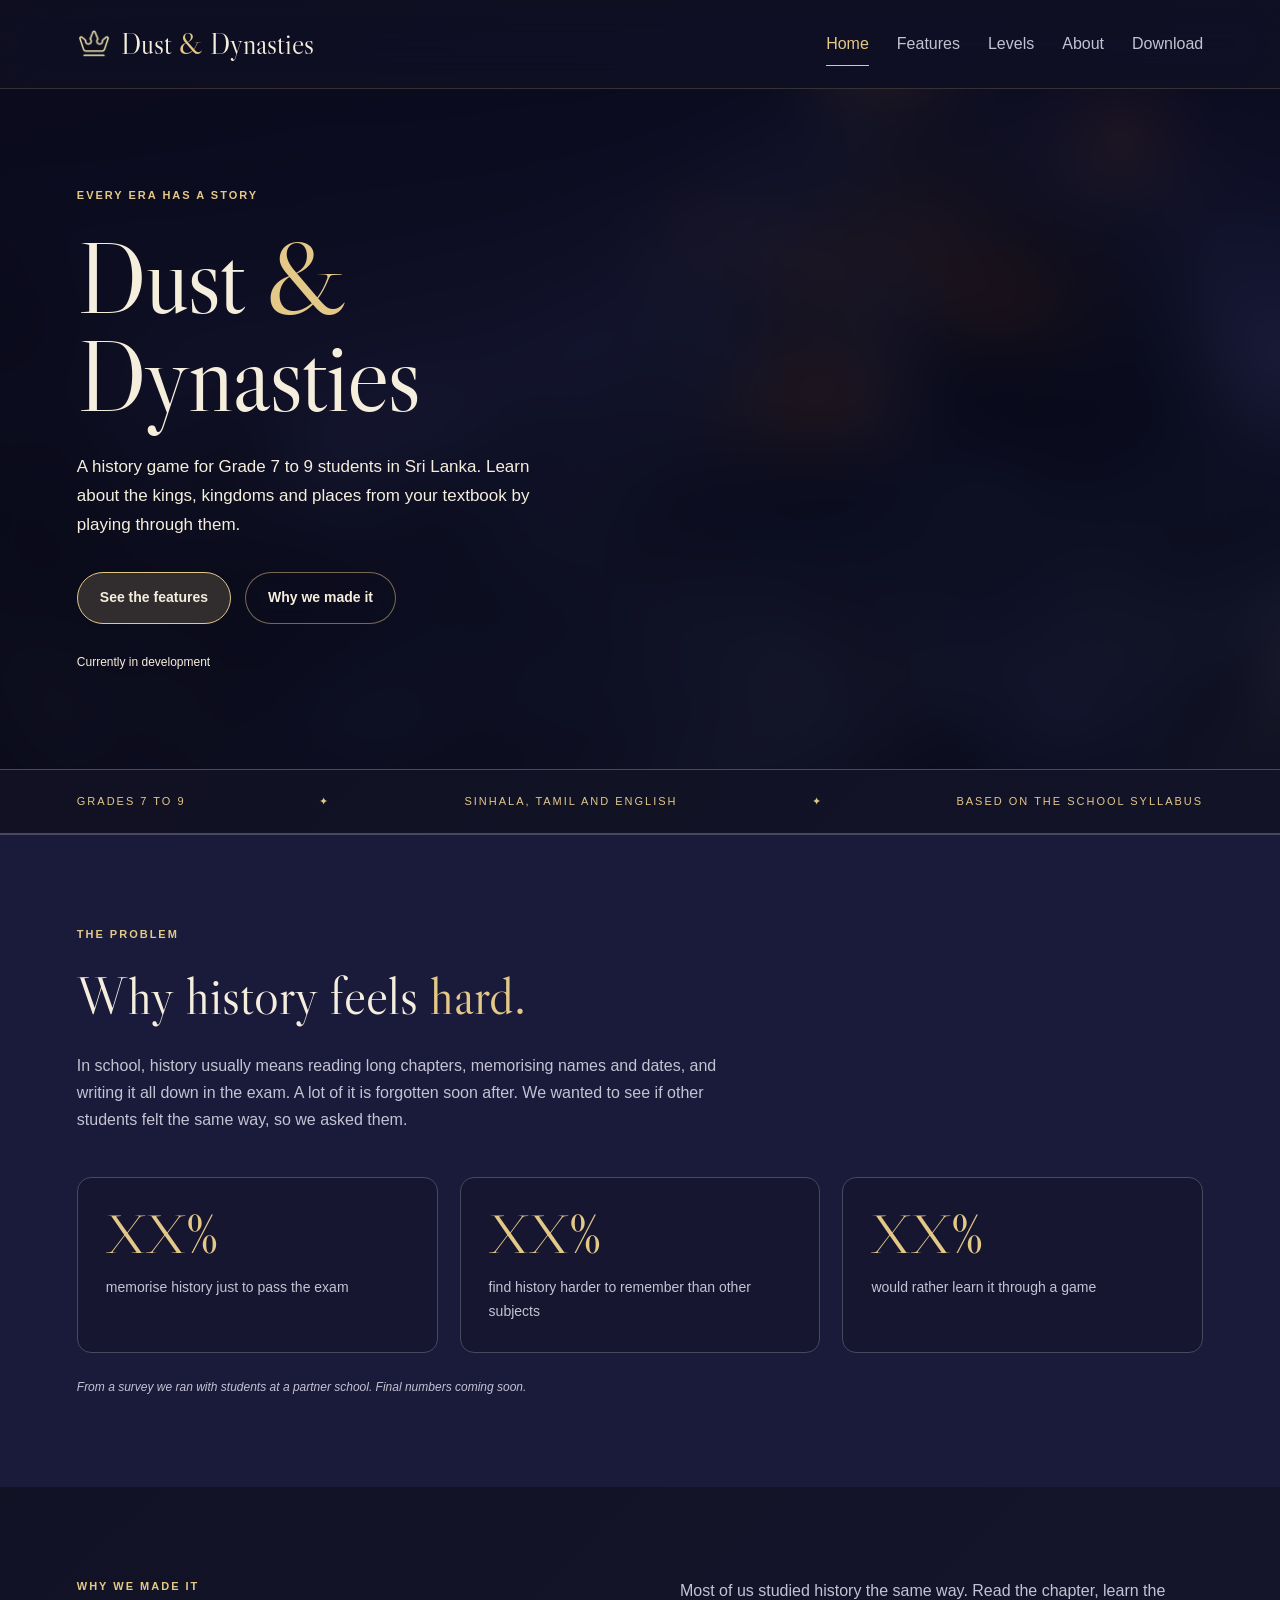
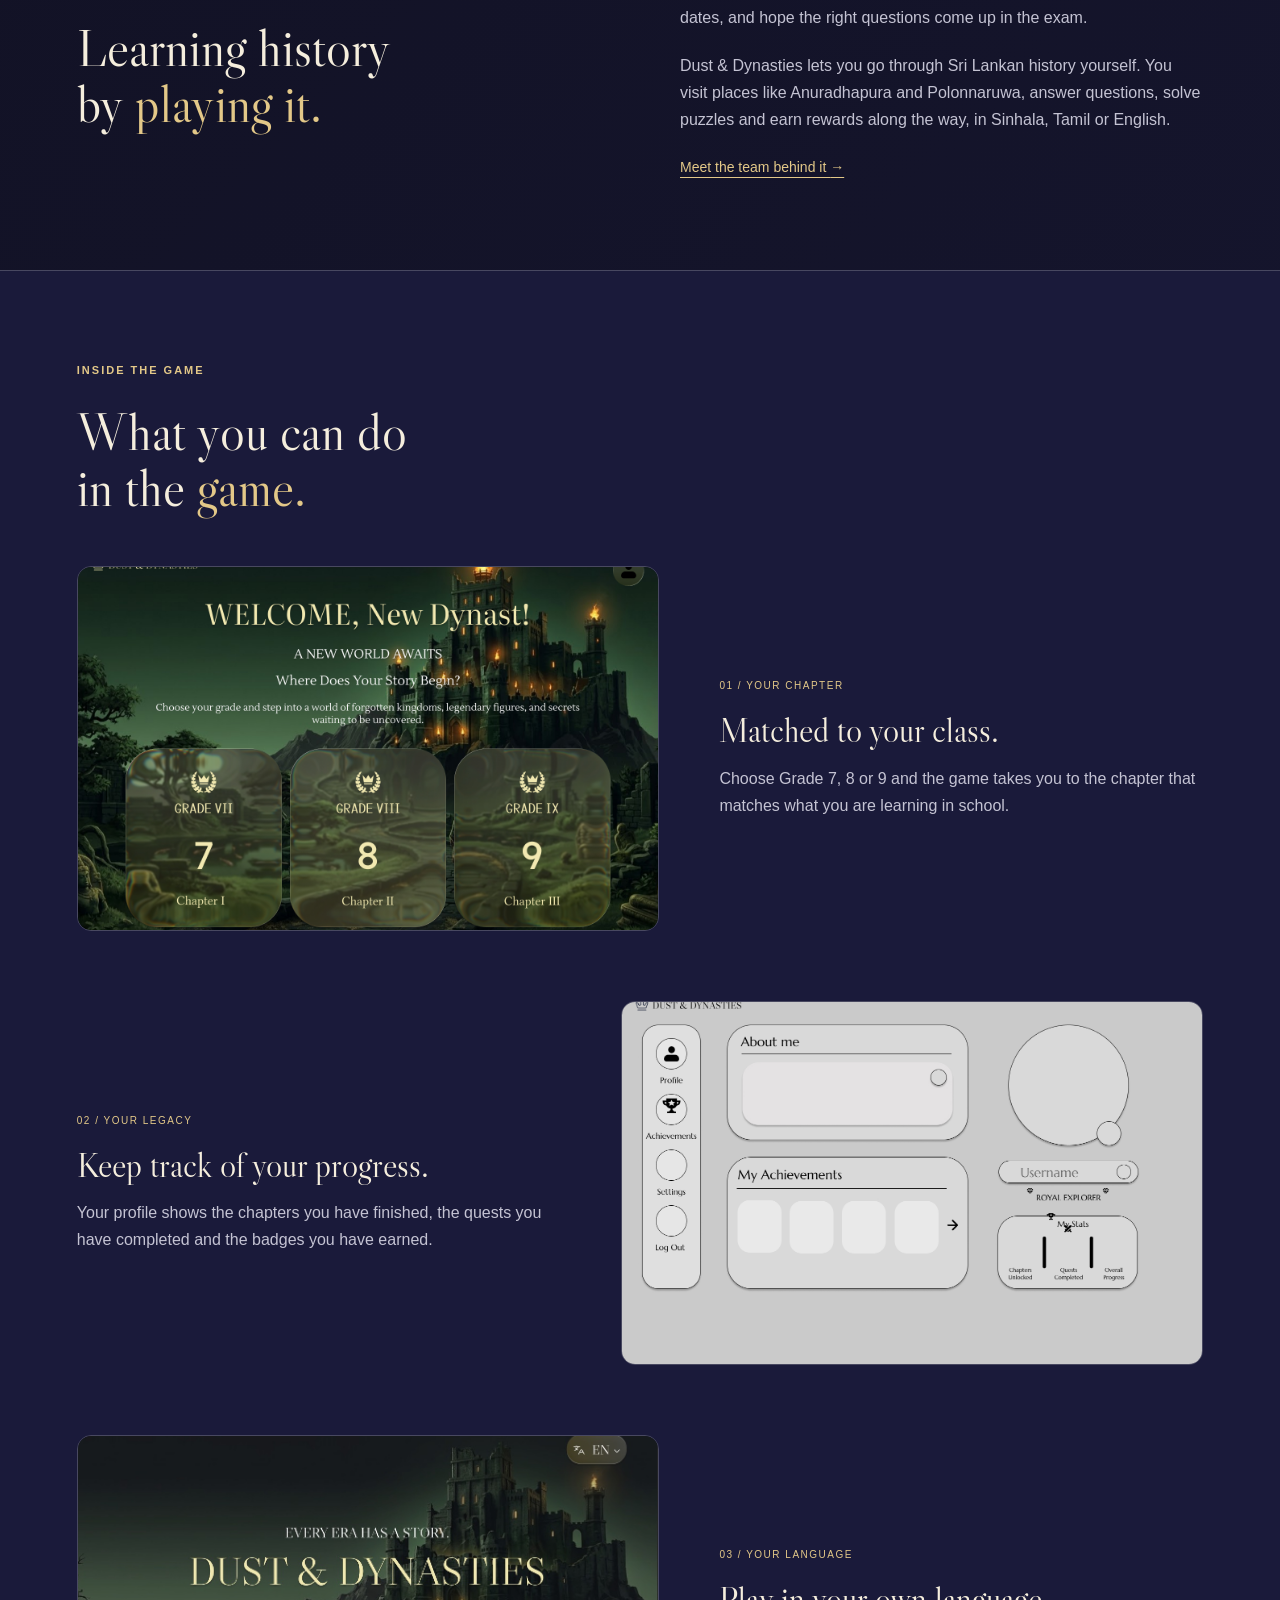
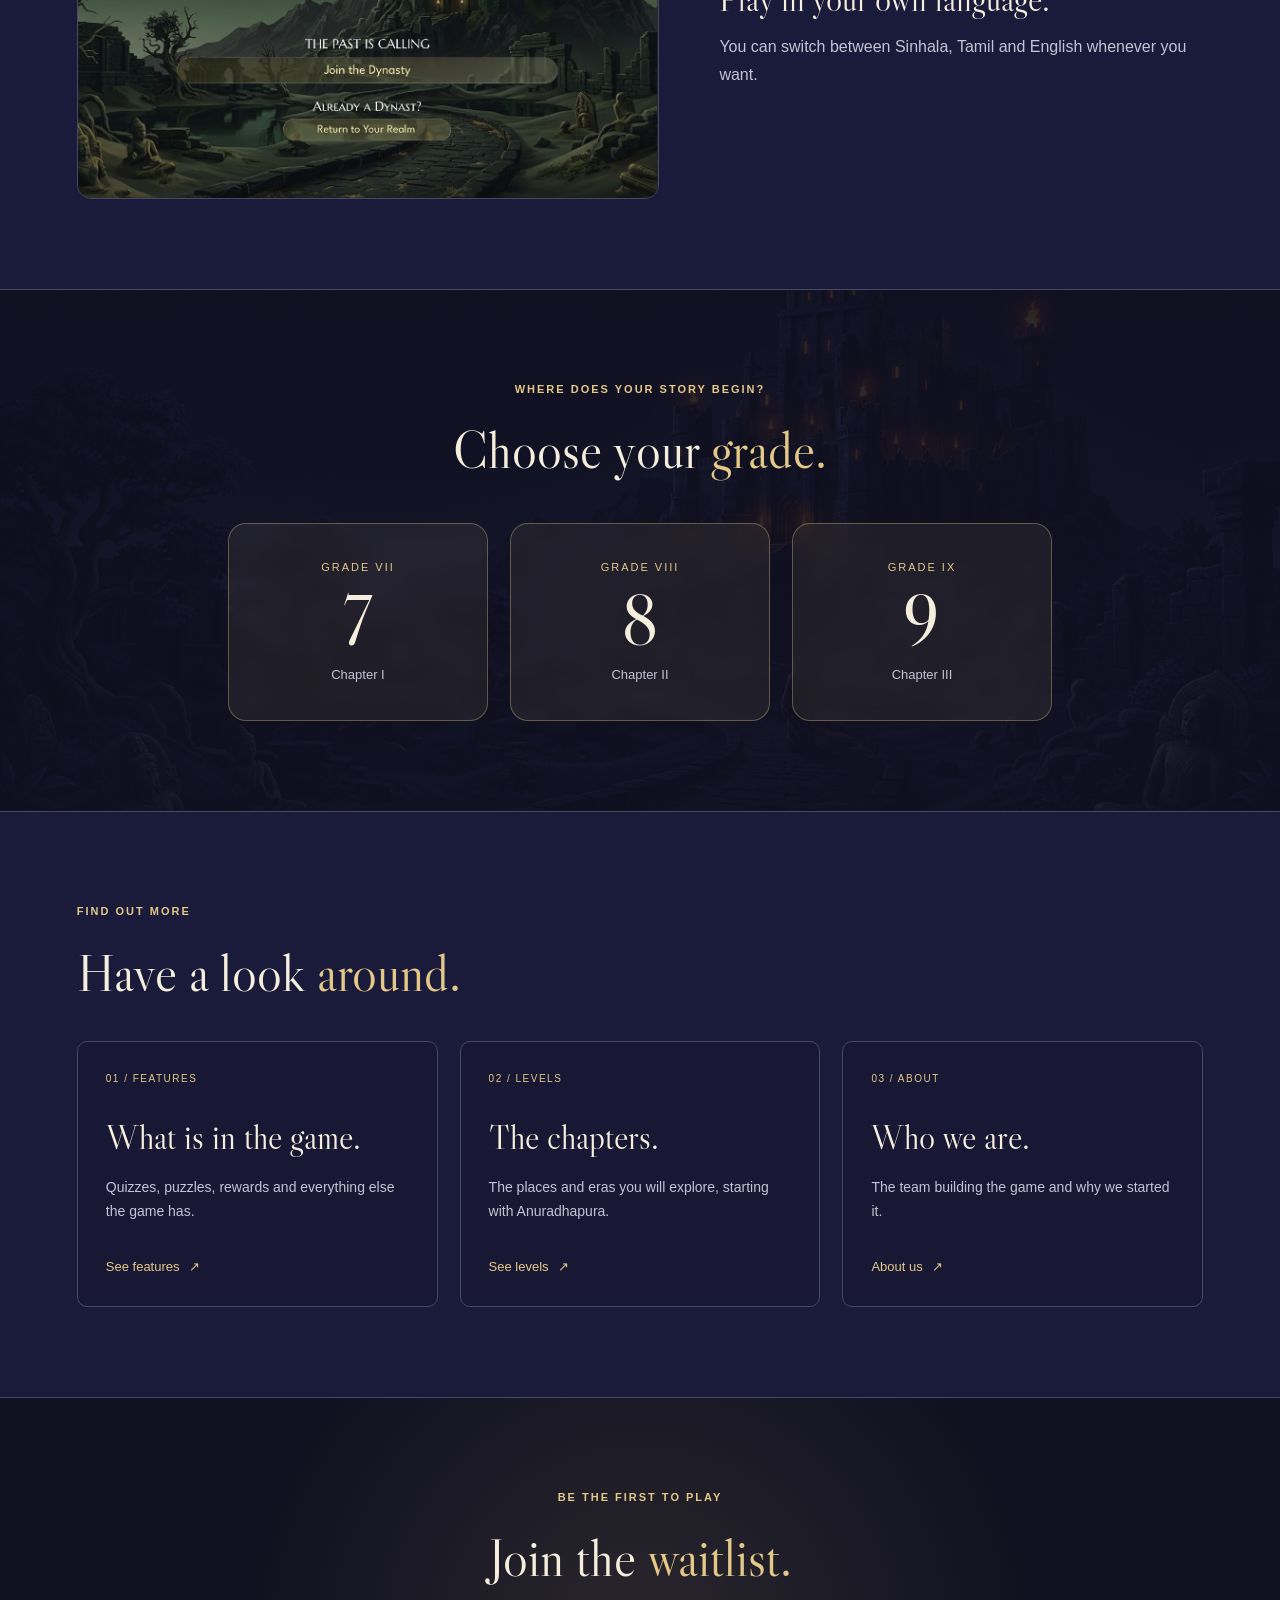
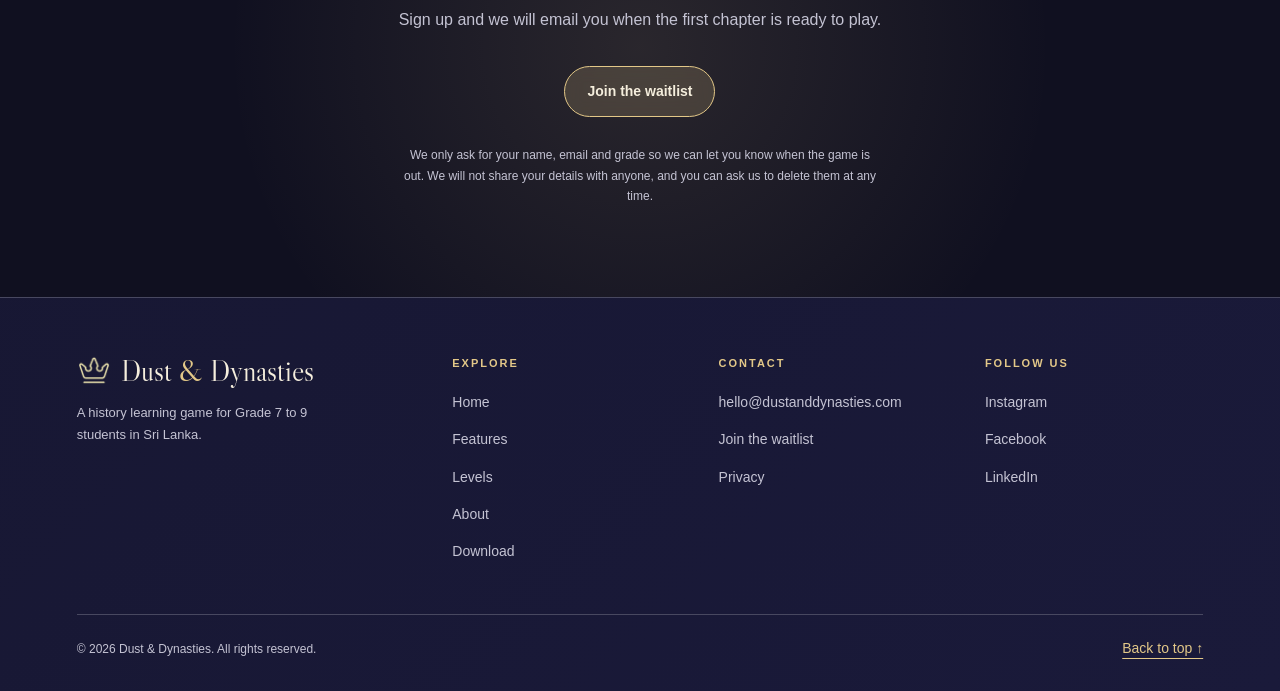
<file: index.html>
<!DOCTYPE html>
<html lang="en">
<head>
    <meta charset="UTF-8">
    <meta name="viewport" content="width=device-width, initial-scale=1.0">
    <meta name="description" content="Dust &amp; Dynasties is a Sri Lankan history game for Grade 7 to 9 students. Play through the chapters you learn in class, in Sinhala, Tamil or English.">
    <title>Dust &amp; Dynasties | Every era has a story</title>
    <link rel="icon" type="image/png" href="images/logo.png">
    <meta name="theme-color" content="#101813">
    <meta property="og:title" content="Dust &amp; Dynasties | Every era has a story">
    <meta property="og:description" content="A Sri Lankan history game for Grade 7 to 9 students. Join the waitlist to hear when it launches.">
    <meta property="og:image" content="https://anjuuu999.github.io/history-learning-app/images/social-preview.png">
    <meta property="og:type" content="website">
    <meta name="twitter:card" content="summary_large_image">
    <link rel="stylesheet" href="css/style.css?v=14">
    <script src="js/script.js?v=14" defer></script>
</head>
<body>
    <a class="skip-link" href="#main-content">Skip to content</a>

    <header class="site-header">
        <div class="container header-content">
            <a class="logo" href="index.html">
                <img class="logo-img" src="images/logo.png" alt="">
                <span class="logo-text">Dust <span>&amp;</span> Dynasties</span>
            </a>

            <nav id="main-nav" aria-label="Main navigation">
                <ul class="nav-links">
                    <li><a class="active" href="index.html" aria-current="page">Home</a></li>
                    <li><a href="features.html">Features</a></li>
                    <li><a href="levels.html">Levels</a></li>
                    <li><a href="about.html">About</a></li>
                    <li><a href="download.html">Download</a></li>
                </ul>
            </nav>
        </div>
    </header>

    <main id="main-content" tabindex="-1">
        <section class="intro">
            <div class="container">
                <div class="intro-copy">
                    <p class="eyebrow">Every era has a story</p>

                    <h1>Dust <span>&amp;</span><br>Dynasties</h1>

                    <p class="intro-text">A history game for Grade 7 to 9 students in Sri Lanka. Learn about the kings, kingdoms and places from your textbook by playing through them.</p>

                    <div class="button-group">
                        <a class="button button-primary" href="features.html">See the features</a>
                        <a class="button button-secondary" href="#the-story">Why we made it</a>
                    </div>

                    <p class="intro-note">Currently in development</p>
                </div>
            </div>
        </section>

        <div class="chapter-strip">
            <div class="container strip-content">
                <span>Grades 7 to 9</span>
                <span aria-hidden="true">✦</span>
                <span>Sinhala, Tamil and English</span>
                <span aria-hidden="true">✦</span>
                <span>Based on the school syllabus</span>
            </div>
        </div>

        <section class="section problem-section" id="the-problem">
            <div class="container">
                <div class="reveal">
                    <p class="eyebrow">The problem</p>
                    <h2>Why history feels <span>hard.</span></h2>
                </div>

                <p class="problem-text reveal">In school, history usually means reading long chapters, memorising names and dates, and writing it all down in the exam. A lot of it is forgotten soon after. We wanted to see if other students felt the same way, so we asked them.</p>

                <div class="stat-row">
                    <div class="stat-card reveal">
                        <span class="stat-number">XX%</span>
                        <p>memorise history just to pass the exam</p>
                    </div>

                    <div class="stat-card reveal">
                        <span class="stat-number">XX%</span>
                        <p>find history harder to remember than other subjects</p>
                    </div>

                    <div class="stat-card reveal">
                        <span class="stat-number">XX%</span>
                        <p>would rather learn it through a game</p>
                    </div>
                </div>

                <p class="stat-note reveal">From a survey we ran with students at a partner school. Final numbers coming soon.</p>
            </div>
        </section>

        <section class="section" id="the-story">
            <div class="container story-layout">
                <div class="reveal">
                    <p class="eyebrow">Why we made it</p>
                    <h2>Learning history<br>by <span>playing it.</span></h2>
                </div>

                <div class="story-copy reveal">
                    <p>Most of us studied history the same way. Read the chapter, learn the dates, and hope the right questions come up in the exam.</p>

                    <p>Dust &amp; Dynasties lets you go through Sri Lankan history yourself. You visit places like Anuradhapura and Polonnaruwa, answer questions, solve puzzles and earn rewards along the way, in Sinhala, Tamil or English.</p>

                    <a class="text-link" href="about.html">
                        Meet the team behind it
                        <span aria-hidden="true">&#8594;</span>
                    </a>
                </div>
            </div>
        </section>

        <section class="section features-preview">
            <div class="container">
                <div class="reveal">
                    <p class="eyebrow">Inside the game</p>
                    <h2>What you can do<br>in the <span>game.</span></h2>
                </div>

                <div class="feature-list">
                    <article class="feature reveal">
                        <div class="feature-img">
                            <img src="images/screen-grades.png" alt="Grade selection screen with Grade 7, 8 and 9 shown as chapters">
                        </div>
                        <div class="feature-copy">
                            <span class="card-number">01 / YOUR CHAPTER</span>
                            <h3>Matched to your class.</h3>
                            <p>Choose Grade 7, 8 or 9 and the game takes you to the chapter that matches what you are learning in school.</p>
                        </div>
                    </article>

                    <article class="feature reveal">
                        <div class="feature-img">
                            <img src="images/screen-profile.png" alt="Welcome back screen where players continue their journey">
                        </div>
                        <div class="feature-copy">
                            <span class="card-number">02 / YOUR LEGACY</span>
                            <h3>Keep track of your progress.</h3>
                            <p>Your profile shows the chapters you have finished, the quests you have completed and the badges you have earned.</p>
                        </div>
                    </article>

                    <article class="feature reveal">
                        <div class="feature-img">
                            <img src="images/screen-start.png" alt="Dust and Dynasties start screen with the language option">
                        </div>
                        <div class="feature-copy">
                            <span class="card-number">03 / YOUR LANGUAGE</span>
                            <h3>Play in your own language.</h3>
                            <p>You can switch between Sinhala, Tamil and English whenever you want.</p>
                        </div>
                    </article>
                </div>
            </div>
        </section>

        <section class="section grades-section">
            <div class="container">
                <div class="center reveal">
                    <p class="eyebrow">Where does your story begin?</p>
                    <h2>Choose your <span>grade.</span></h2>
                </div>

                <div class="grade-row">
                    <a class="grade-card reveal" href="levels.html">
                        <span class="grade-label">Grade VII</span>
                        <span class="grade-number">7</span>
                        <span class="grade-chapter">Chapter I</span>
                    </a>

                    <a class="grade-card reveal" href="levels.html">
                        <span class="grade-label">Grade VIII</span>
                        <span class="grade-number">8</span>
                        <span class="grade-chapter">Chapter II</span>
                    </a>

                    <a class="grade-card reveal" href="levels.html">
                        <span class="grade-label">Grade IX</span>
                        <span class="grade-number">9</span>
                        <span class="grade-chapter">Chapter III</span>
                    </a>
                </div>
            </div>
        </section>

        <section class="section explore-section">
            <div class="container">
                <div class="reveal">
                    <p class="eyebrow">Find out more</p>
                    <h2>Have a look <span>around.</span></h2>
                </div>

                <div class="card-row">
                    <a class="explore-card reveal" href="features.html">
                        <span class="card-number">01 / FEATURES</span>
                        <h3>What is in the game.</h3>
                        <p>Quizzes, puzzles, rewards and everything else the game has.</p>
                        <span class="card-link">
                            See features
                            <span aria-hidden="true">&#8599;</span>
                        </span>
                    </a>

                    <a class="explore-card reveal" href="levels.html">
                        <span class="card-number">02 / LEVELS</span>
                        <h3>The chapters.</h3>
                        <p>The places and eras you will explore, starting with Anuradhapura.</p>
                        <span class="card-link">
                            See levels
                            <span aria-hidden="true">&#8599;</span>
                        </span>
                    </a>

                    <a class="explore-card reveal" href="about.html">
                        <span class="card-number">03 / ABOUT</span>
                        <h3>Who we are.</h3>
                        <p>The team building the game and why we started it.</p>
                        <span class="card-link">
                            About us
                            <span aria-hidden="true">&#8599;</span>
                        </span>
                    </a>
                </div>
            </div>
        </section>
        <section class="section waitlist-section" id="waitlist">
            <div class="container">
                <div class="waitlist-box reveal">
                    <p class="eyebrow">Be the first to play</p>
                    <h2>Join the <span>waitlist.</span></h2>
                    <p class="waitlist-text">Sign up and we will email you when the first chapter is ready to play.</p>

                    <a class="button button-primary button-glow" href="#" target="_blank" rel="noopener">Join the waitlist</a>

                    <p class="privacy-note">We only ask for your name, email and grade so we can let you know when the game is out. We will not share your details with anyone, and you can ask us to delete them at any time.</p>
                </div>
            </div>
        </section>
    </main>

    <footer class="site-footer">
        <div class="container footer-grid">
            <div class="footer-brand">
                <a class="logo" href="index.html">
                    <img class="logo-img" src="images/logo.png" alt="">
                    <span class="logo-text">Dust <span>&amp;</span> Dynasties</span>
                </a>
                <p>A history learning game for Grade 7 to 9 students in Sri Lanka.</p>
            </div>

            <div class="footer-col">
                <h4>Explore</h4>
                <ul>
                    <li><a href="index.html">Home</a></li>
                    <li><a href="features.html">Features</a></li>
                    <li><a href="levels.html">Levels</a></li>
                    <li><a href="about.html">About</a></li>
                    <li><a href="download.html">Download</a></li>
                </ul>
            </div>

            <div class="footer-col">
                <h4>Contact</h4>
                <ul>
                    <li><a href="mailto:hello@dustanddynasties.com">hello@dustanddynasties.com</a></li>
                    <li><a href="#waitlist">Join the waitlist</a></li>
                    <li><a href="#waitlist">Privacy</a></li>
                </ul>
            </div>

            <div class="footer-col">
                <h4>Follow us</h4>
                <ul>
                    <li><a href="#">Instagram</a></li>
                    <li><a href="#">Facebook</a></li>
                    <li><a href="#">LinkedIn</a></li>
                </ul>
            </div>
        </div>

        <div class="container footer-bottom">
            <p>&copy; 2026 Dust &amp; Dynasties. All rights reserved.</p>
            <a class="text-link" href="#main-content">Back to top &#8593;</a>
        </div>
    </footer>
</body>
</html>
</file>
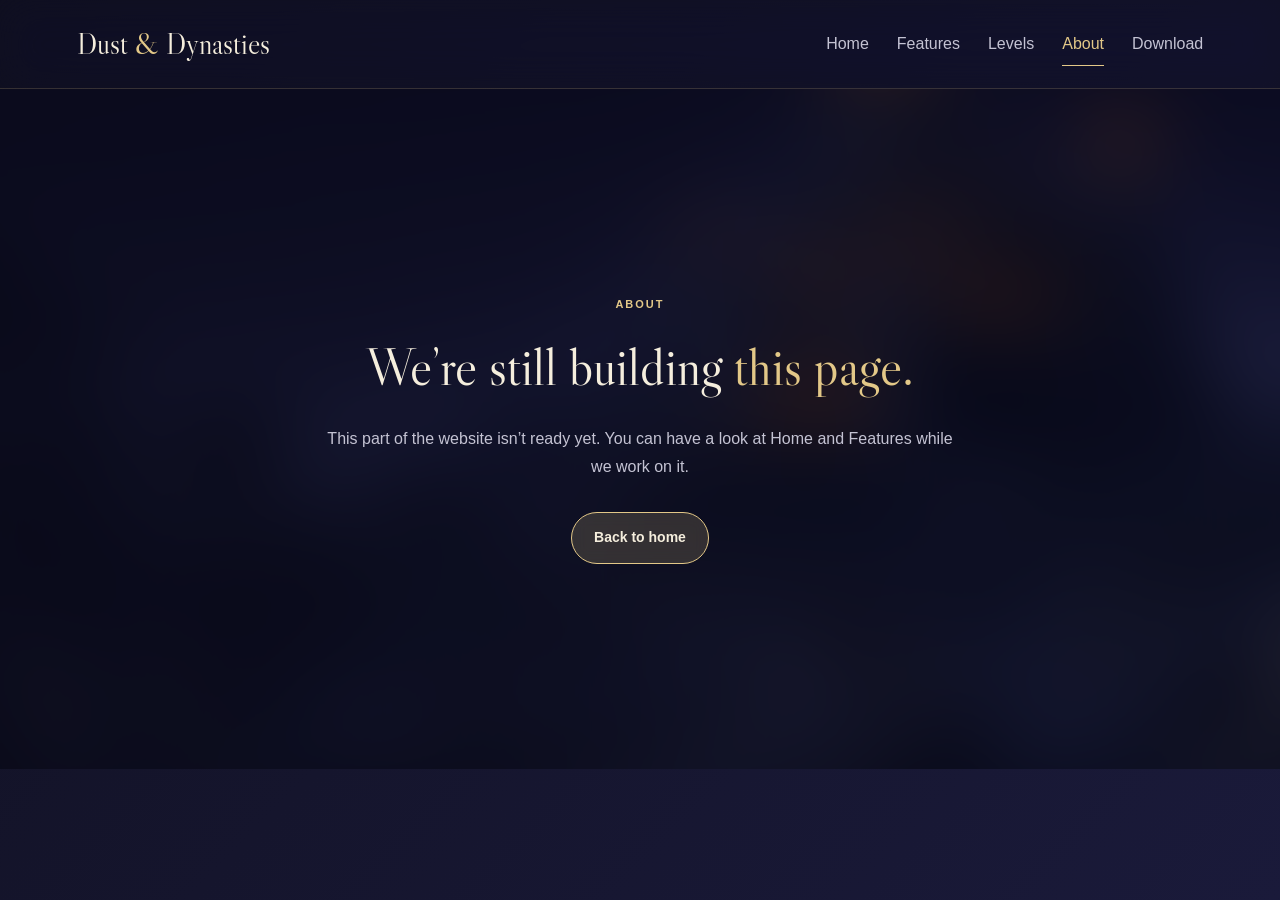
<file: about.html>
<!DOCTYPE html>
<html lang="en">
<head>
    <meta charset="UTF-8">
    <meta name="viewport" content="width=device-width, initial-scale=1.0">
    <meta name="description" content="We are still building the About page for Dust &amp; Dynasties.">
    <meta name="theme-color" content="#101020">
    <title>About | Dust &amp; Dynasties</title>
    <link rel="icon" type="image/png" href="images/logo.png">
    <link rel="stylesheet" href="css/style.css?v=19">
    <script src="js/script.js?v=17" defer></script>
</head>
<body>
    <a class="skip-link" href="#main-content">Skip to content</a>

    <header class="site-header">
        <div class="container header-content">
            <a class="logo" href="index.html">
                <span class="logo-text">Dust <span>&amp;</span> Dynasties</span>
            </a>

            <nav id="main-nav" aria-label="Main navigation">
                <ul class="nav-links">
                    <li><a href="index.html">Home</a></li>
                    <li><a href="features.html">Features</a></li>
                    <li><a href="levels.html">Levels</a></li>
                    <li><a class="active" href="about.html" aria-current="page">About</a></li>
                    <li><a href="download.html">Download</a></li>
                </ul>
            </nav>
        </div>
    </header>

    <main id="main-content" tabindex="-1">
        <section class="intro">
            <div class="container">
                <div class="waitlist-box">
                    <p class="eyebrow">About</p>
                    <h1 style="font-size: 52px; line-height: 1.15; letter-spacing: normal;">We’re still building <span>this page.</span></h1>
                    <p class="waitlist-text">This part of the website isn’t ready yet. You can have a look at Home and Features while we work on it.</p>
                    <a class="button button-primary" href="index.html">Back to home</a>
                </div>
            </div>
        </section>
    </main>
</body>
</html>
</file>
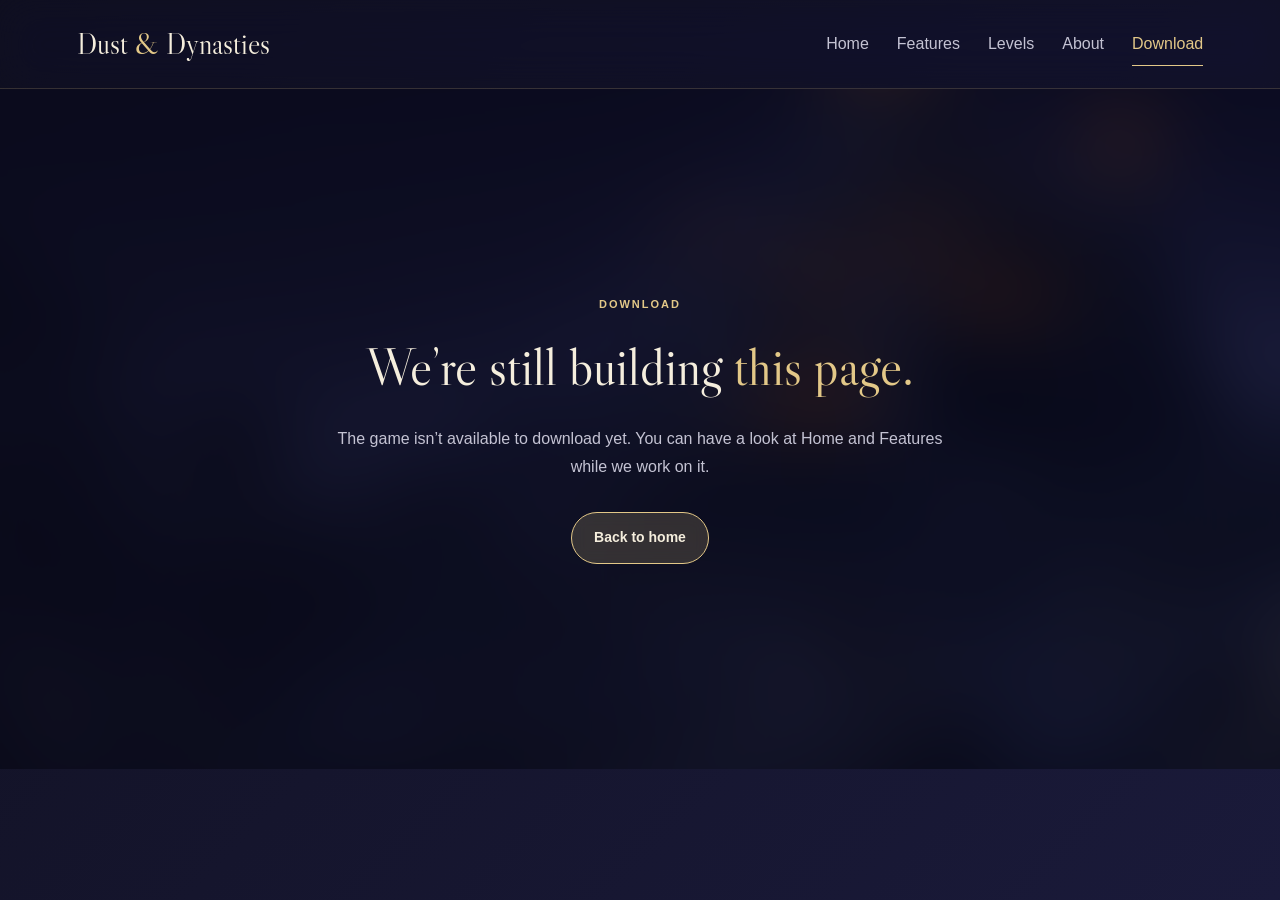
<file: download.html>
<!DOCTYPE html>
<html lang="en">
<head>
    <meta charset="UTF-8">
    <meta name="viewport" content="width=device-width, initial-scale=1.0">
    <meta name="description" content="We are still building the Download page for Dust &amp; Dynasties.">
    <meta name="theme-color" content="#101020">
    <title>Download | Dust &amp; Dynasties</title>
    <link rel="icon" type="image/png" href="images/logo.png">
    <link rel="stylesheet" href="css/style.css?v=19">
    <script src="js/script.js?v=17" defer></script>
</head>
<body>
    <a class="skip-link" href="#main-content">Skip to content</a>

    <header class="site-header">
        <div class="container header-content">
            <a class="logo" href="index.html">
                <span class="logo-text">Dust <span>&amp;</span> Dynasties</span>
            </a>

            <nav id="main-nav" aria-label="Main navigation">
                <ul class="nav-links">
                    <li><a href="index.html">Home</a></li>
                    <li><a href="features.html">Features</a></li>
                    <li><a href="levels.html">Levels</a></li>
                    <li><a href="about.html">About</a></li>
                    <li><a class="active" href="download.html" aria-current="page">Download</a></li>
                </ul>
            </nav>
        </div>
    </header>

    <main id="main-content" tabindex="-1">
        <section class="intro">
            <div class="container">
                <div class="waitlist-box">
                    <p class="eyebrow">Download</p>
                    <h1 style="font-size: 52px; line-height: 1.15; letter-spacing: normal;">We’re still building <span>this page.</span></h1>
                    <p class="waitlist-text">The game isn’t available to download yet. You can have a look at Home and Features while we work on it.</p>
                    <a class="button button-primary" href="index.html">Back to home</a>
                </div>
            </div>
        </section>
    </main>
</body>
</html>
</file>
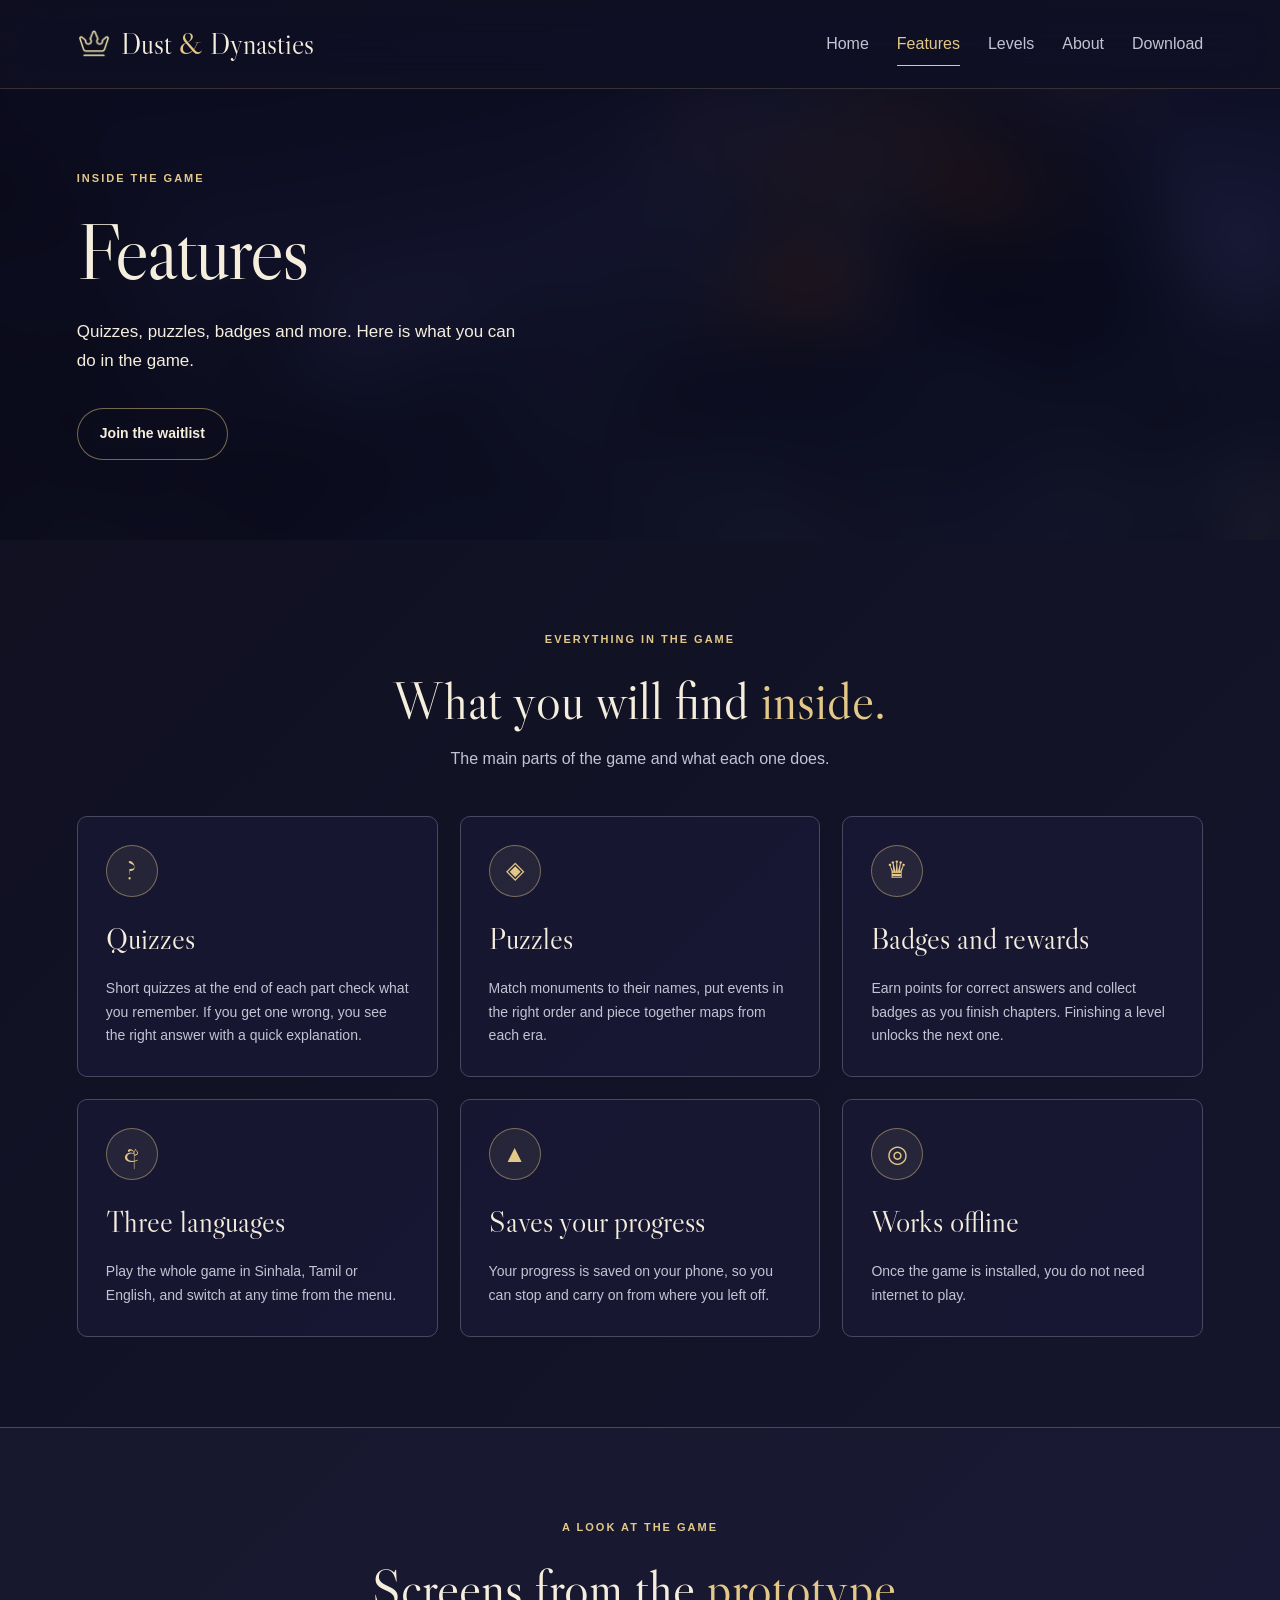
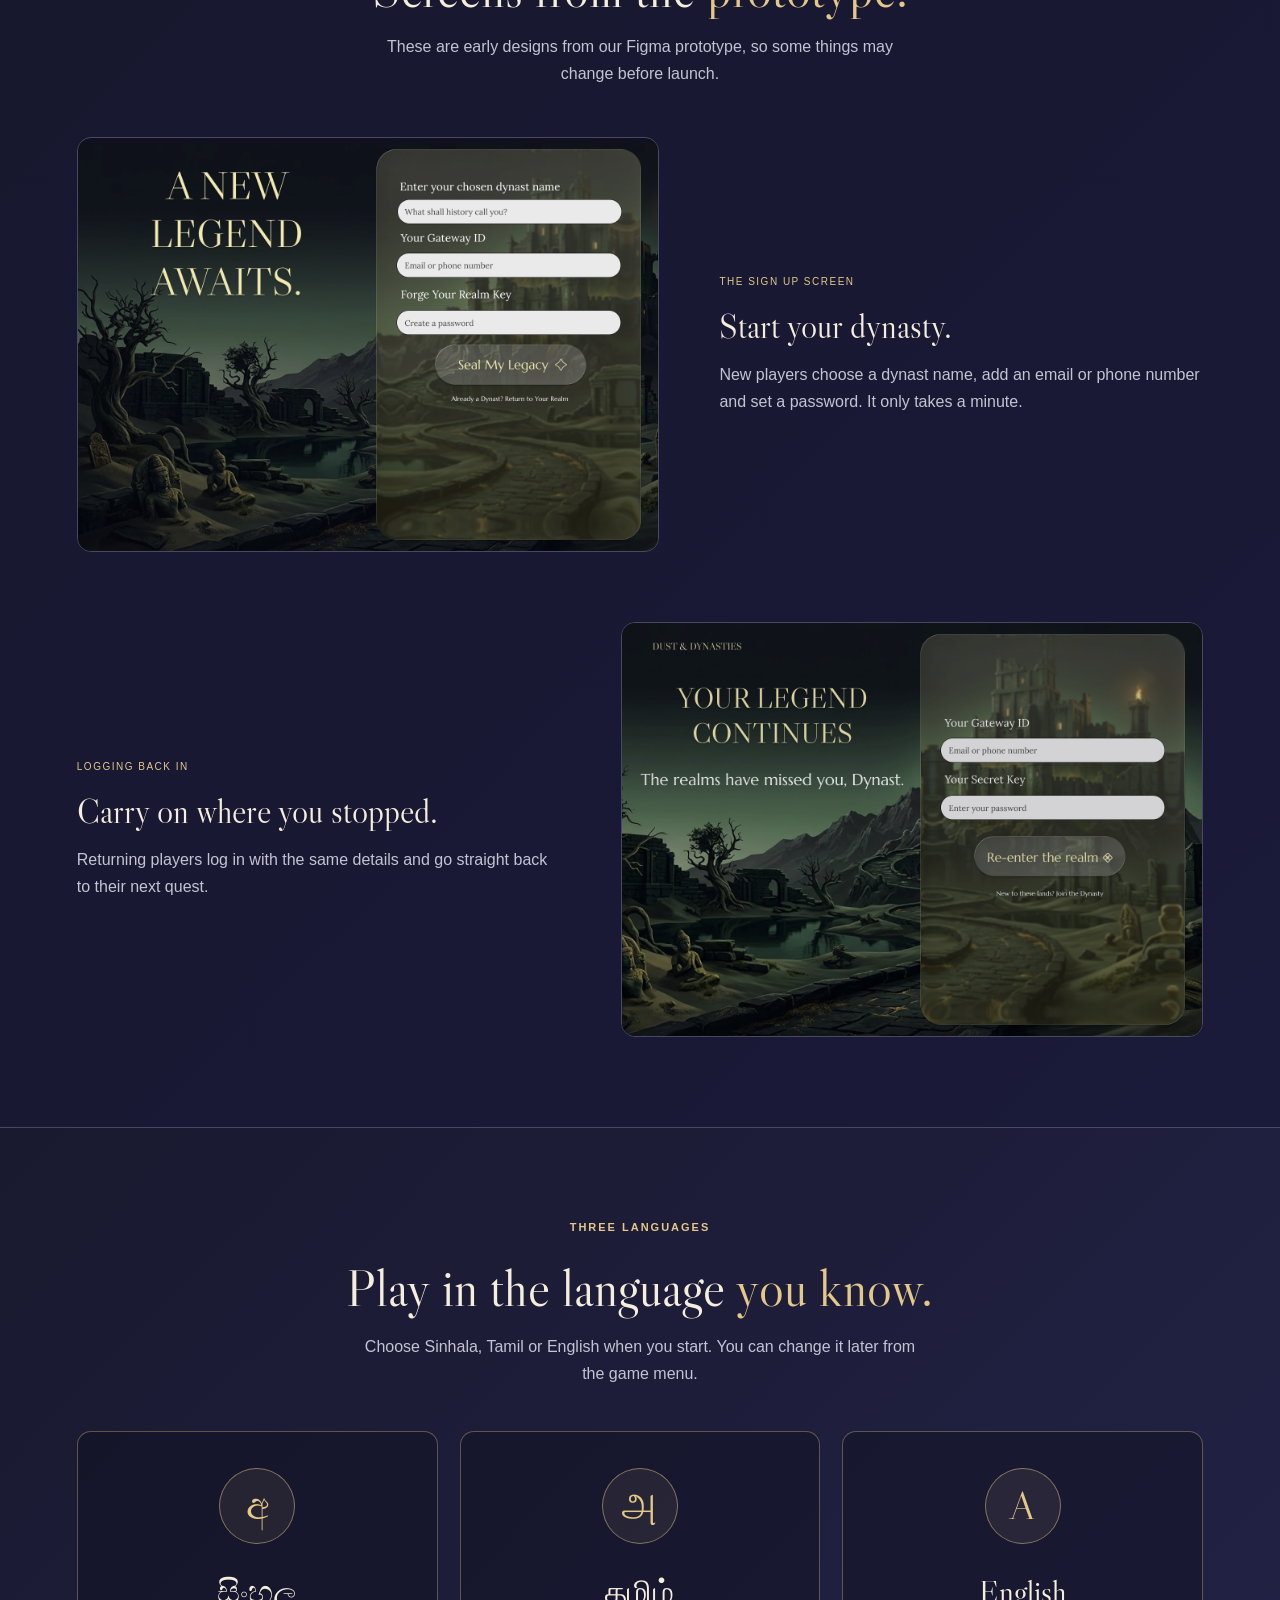
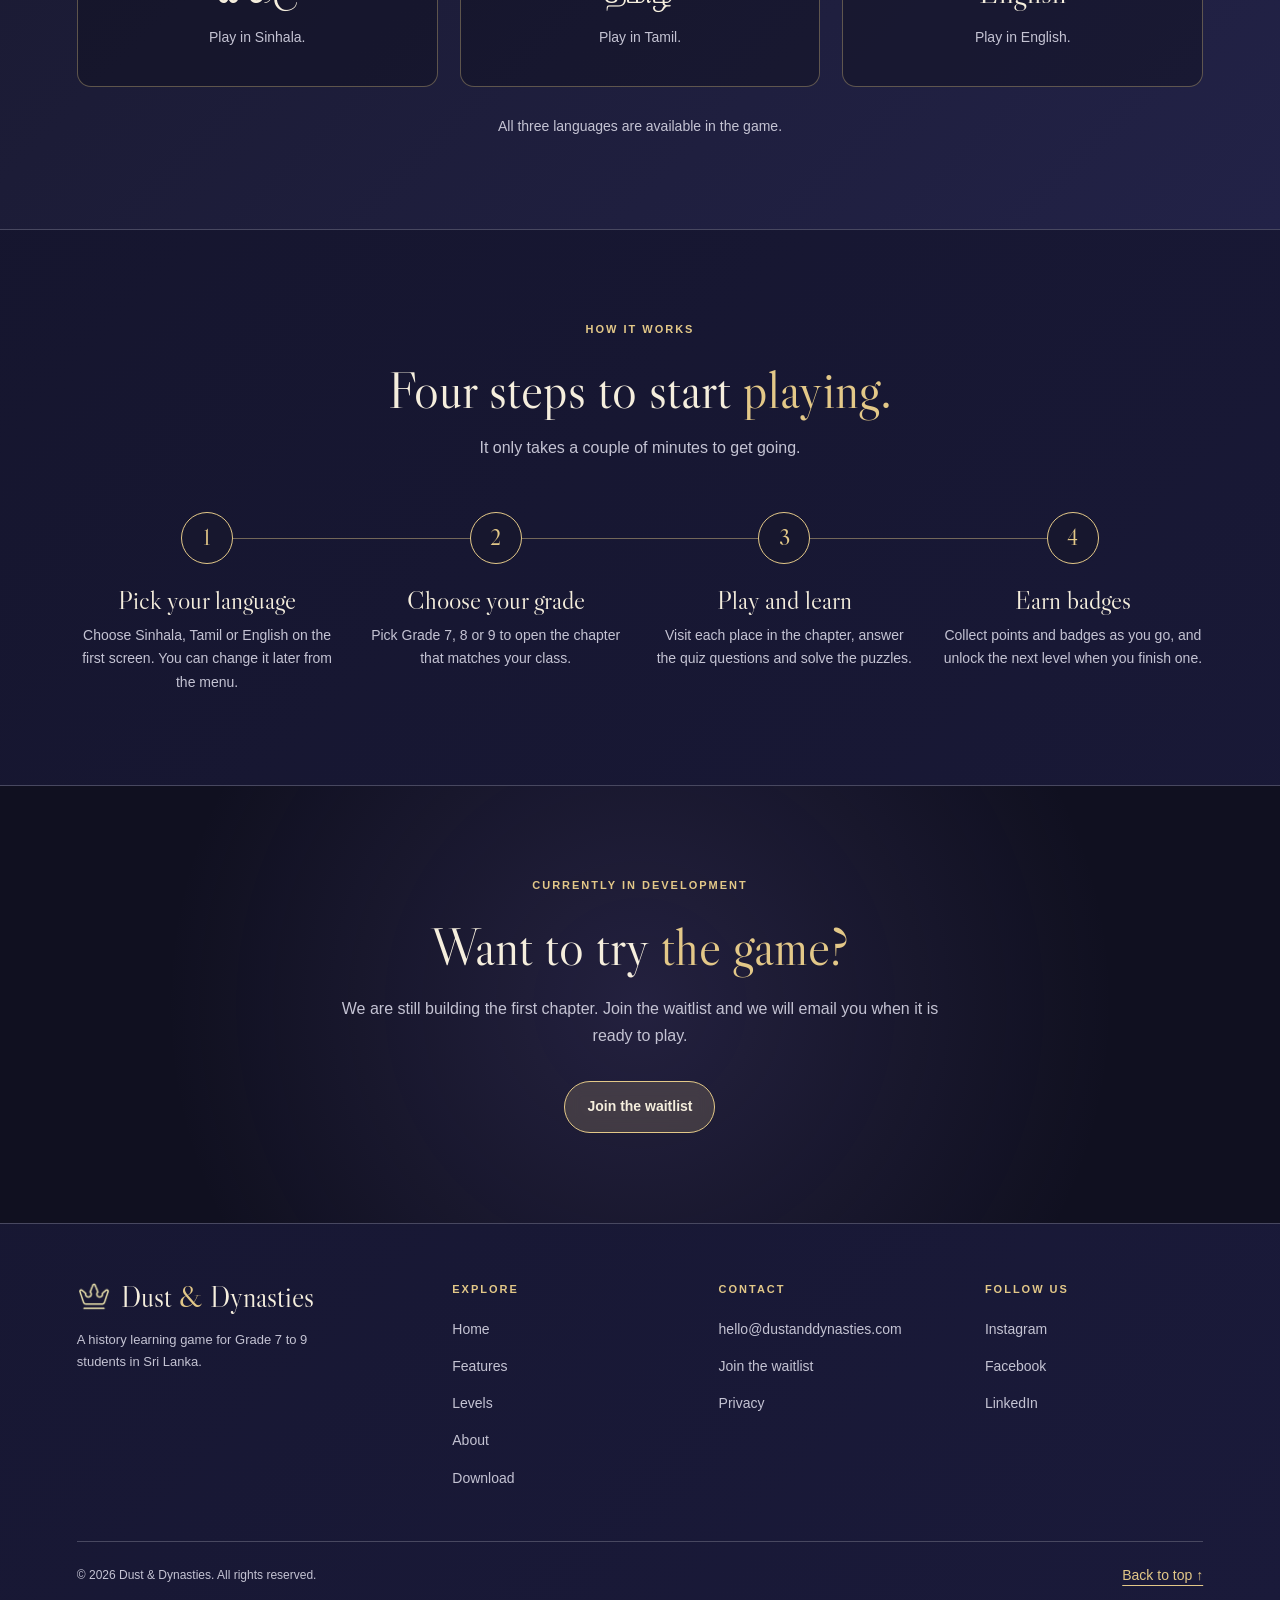
<file: features.html>
<!DOCTYPE html>
<html lang="en">
<head>
    <meta charset="UTF-8">
    <meta name="viewport" content="width=device-width, initial-scale=1.0">
    <meta name="description" content="See what you can do in Dust &amp; Dynasties, a Sri Lankan history game for Grade 7 to 9 students.">
    <title>Features | Dust &amp; Dynasties</title>
    <link rel="icon" type="image/png" href="images/logo.png">
    <meta name="theme-color" content="#101020">
    <link rel="stylesheet" href="css/style.css?v=19">
    <script src="js/script.js?v=17" defer></script>
</head>
<body class="features-page">
    <a class="skip-link" href="#main-content">Skip to content</a>

    <header class="site-header">
        <div class="container header-content">
            <a class="logo" href="index.html">
                <img class="logo-img" src="images/logo.png" alt="">
                <span class="logo-text">Dust <span>&amp;</span> Dynasties</span>
            </a>

            <nav id="main-nav" aria-label="Main navigation">
                <ul class="nav-links">
                    <li><a href="index.html">Home</a></li>
                    <li><a class="active" href="features.html" aria-current="page">Features</a></li>
                    <li><a href="levels.html">Levels</a></li>
                    <li><a href="about.html">About</a></li>
                    <li><a href="download.html">Download</a></li>
                </ul>
            </nav>
        </div>
    </header>

    <main id="main-content" tabindex="-1">
        <section class="intro page-intro">
            <div class="container">
                <div class="intro-copy">
                    <p class="eyebrow">Inside the game</p>
                    <h1>Features</h1>

                    <p class="intro-text">Quizzes, puzzles, badges and more. Here is what you can do in the game.</p>

                    <div class="button-group">
                        <a class="button button-secondary" href="index.html#waitlist">Join the waitlist</a>
                    </div>
                </div>
            </div>
        </section>

        <section class="section">
            <div class="container">
                <div class="center reveal">
                    <p class="eyebrow">Everything in the game</p>
                    <h2>What you will find <span>inside.</span></h2>
                    <p class="section-intro">The main parts of the game and what each one does.</p>
                </div>

                <div class="features-grid">
                    <div class="explore-card reveal">
                        <span class="feature-icon" aria-hidden="true">?</span>
                        <h3>Quizzes</h3>
                        <p>Short quizzes at the end of each part check what you remember. If you get one wrong, you see the right answer with a quick explanation.</p>
                    </div>

                    <div class="explore-card reveal">
                        <span class="feature-icon" aria-hidden="true">&#9672;</span>
                        <h3>Puzzles</h3>
                        <p>Match monuments to their names, put events in the right order and piece together maps from each era.</p>
                    </div>

                    <div class="explore-card reveal">
                        <span class="feature-icon" aria-hidden="true">&#9819;</span>
                        <h3>Badges and rewards</h3>
                        <p>Earn points for correct answers and collect badges as you finish chapters. Finishing a level unlocks the next one.</p>
                    </div>

                    <div class="explore-card reveal">
                        <span class="feature-icon" aria-hidden="true" lang="si">&#3461;</span>
                        <h3>Three languages</h3>
                        <p>Play the whole game in Sinhala, Tamil or English, and switch at any time from the menu.</p>
                    </div>

                    <div class="explore-card reveal">
                        <span class="feature-icon" aria-hidden="true">&#9650;</span>
                        <h3>Saves your progress</h3>
                        <p>Your progress is saved on your phone, so you can stop and carry on from where you left off.</p>
                    </div>

                    <div class="explore-card reveal">
                        <span class="feature-icon" aria-hidden="true">&#9678;</span>
                        <h3>Works offline</h3>
                        <p>Once the game is installed, you do not need internet to play.</p>
                    </div>
                </div>
            </div>
        </section>

        <section class="section features-preview">
            <div class="container">
                <div class="center reveal">
                    <p class="eyebrow">A look at the game</p>
                    <h2>Screens from the <span>prototype.</span></h2>
                    <p class="section-intro">These are early designs from our Figma prototype, so some things may change before launch.</p>
                </div>

                <div class="feature-list">
                    <article class="feature reveal">
                        <div class="feature-img">
                            <img src="images/screen-signup.png" alt="Sign up screen where new players choose a dynast name and password" loading="lazy">
                        </div>

                        <div class="feature-copy">
                            <span class="card-number">THE SIGN UP SCREEN</span>
                            <h3>Start your dynasty.</h3>
                            <p>New players choose a dynast name, add an email or phone number and set a password. It only takes a minute.</p>
                        </div>
                    </article>

                    <article class="feature reveal">
                        <div class="feature-img">
                            <img src="images/screen-login.png" alt="Log in screen for returning players" loading="lazy">
                        </div>

                        <div class="feature-copy">
                            <span class="card-number">LOGGING BACK IN</span>
                            <h3>Carry on where you stopped.</h3>
                            <p>Returning players log in with the same details and go straight back to their next quest.</p>
                        </div>
                    </article>
                </div>
            </div>
        </section>

        <section class="section feature-languages">
            <div class="container">
                <div class="center reveal">
                    <p class="eyebrow">Three languages</p>
                    <h2>Play in the language <span>you know.</span></h2>
                    <p class="section-intro">Choose Sinhala, Tamil or English when you start. You can change it later from the game menu.</p>
                </div>

                <div class="feature-language-grid">
                    <article class="feature-language-card reveal">
                        <span class="feature-language-letter" lang="si" aria-hidden="true">අ</span>
                        <h3 lang="si">සිංහල</h3>
                        <p>Play in Sinhala.</p>
                    </article>

                    <article class="feature-language-card reveal">
                        <span class="feature-language-letter" lang="ta" aria-hidden="true">அ</span>
                        <h3 lang="ta">தமிழ்</h3>
                        <p>Play in Tamil.</p>
                    </article>

                    <article class="feature-language-card reveal">
                        <span class="feature-language-letter" lang="en" aria-hidden="true">A</span>
                        <h3 lang="en">English</h3>
                        <p>Play in English.</p>
                    </article>
                </div>

                <p class="feature-language-note">All three languages are available in the game.</p>
            </div>
        </section>

        <section class="section">
            <div class="container">
                <div class="center reveal">
                    <p class="eyebrow">How it works</p>
                    <h2>Four steps to start <span>playing.</span></h2>
                    <p class="section-intro">It only takes a couple of minutes to get going.</p>
                </div>

                <ol class="steps-list">
                    <li class="step-item reveal">
                        <span class="step-number">1</span>
                        <h3>Pick your language</h3>
                        <p>Choose Sinhala, Tamil or English on the first screen. You can change it later from the menu.</p>
                    </li>

                    <li class="step-item reveal">
                        <span class="step-number">2</span>
                        <h3>Choose your grade</h3>
                        <p>Pick Grade 7, 8 or 9 to open the chapter that matches your class.</p>
                    </li>

                    <li class="step-item reveal">
                        <span class="step-number">3</span>
                        <h3>Play and learn</h3>
                        <p>Visit each place in the chapter, answer the quiz questions and solve the puzzles.</p>
                    </li>

                    <li class="step-item reveal">
                        <span class="step-number">4</span>
                        <h3>Earn badges</h3>
                        <p>Collect points and badges as you go, and unlock the next level when you finish one.</p>
                    </li>
                </ol>
            </div>
        </section>

        <section class="section waitlist-section">
            <div class="container">
                <div class="waitlist-box reveal">
                    <p class="eyebrow">Currently in development</p>
                    <h2>Want to try <span>the game?</span></h2>
                    <p class="waitlist-text">We are still building the first chapter. Join the waitlist and we will email you when it is ready to play.</p>
                    <a class="button button-primary button-glow" href="index.html#waitlist">Join the waitlist</a>
                </div>
            </div>
        </section>
    </main>

    <footer class="site-footer">
        <div class="container footer-grid">
            <div class="footer-brand">
                <a class="logo" href="index.html">
                    <img class="logo-img" src="images/logo.png" alt="">
                    <span class="logo-text">Dust <span>&amp;</span> Dynasties</span>
                </a>
                <p>A history learning game for Grade 7 to 9 students in Sri Lanka.</p>
            </div>

            <div class="footer-col">
                <h4>Explore</h4>
                <ul>
                    <li><a href="index.html">Home</a></li>
                    <li><a href="features.html">Features</a></li>
                    <li><a href="levels.html">Levels</a></li>
                    <li><a href="about.html">About</a></li>
                    <li><a href="download.html">Download</a></li>
                </ul>
            </div>

            <div class="footer-col">
                <h4>Contact</h4>
                <ul>
                    <li><a href="mailto:hello@dustanddynasties.com">hello@dustanddynasties.com</a></li>
                    <li><a href="index.html#waitlist">Join the waitlist</a></li>
                    <li><a href="index.html#waitlist">Privacy</a></li>
                </ul>
            </div>

            <div class="footer-col">
                <h4>Follow us</h4>
                <ul>
                    <li><a href="#">Instagram</a></li>
                    <li><a href="#">Facebook</a></li>
                    <li><a href="#">LinkedIn</a></li>
                </ul>
            </div>
        </div>

        <div class="container footer-bottom">
            <p>&copy; 2026 Dust &amp; Dynasties. All rights reserved.</p>
            <a class="text-link" href="#main-content">Back to top &#8593;</a>
        </div>
    </footer>
</body>
</html>
</file>
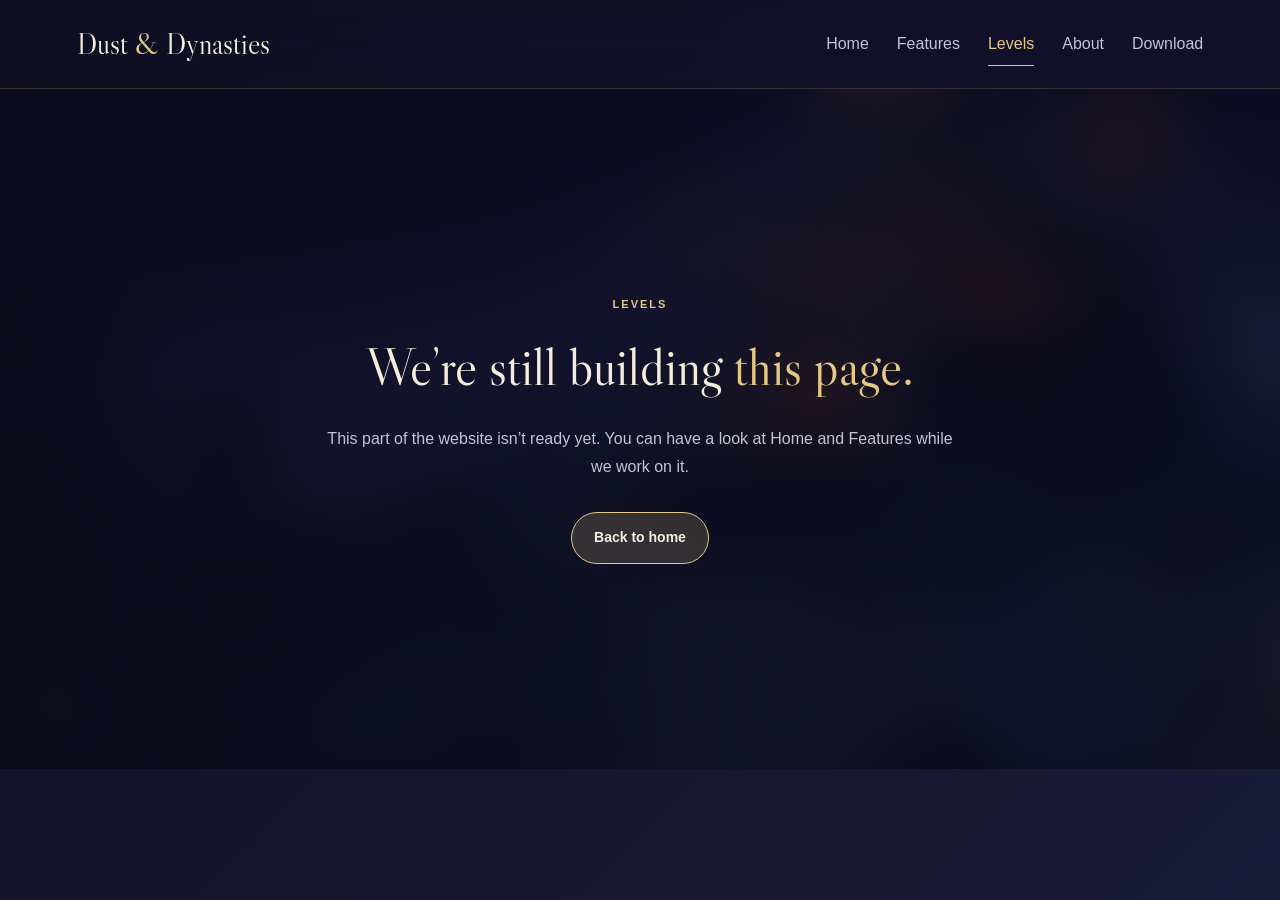
<file: levels.html>
<!DOCTYPE html>
<html lang="en">
<head>
    <meta charset="UTF-8">
    <meta name="viewport" content="width=device-width, initial-scale=1.0">
    <meta name="description" content="We are still building the Levels page for Dust &amp; Dynasties.">
    <meta name="theme-color" content="#101020">
    <title>Levels | Dust &amp; Dynasties</title>
    <link rel="icon" type="image/png" href="images/logo.png">
    <link rel="stylesheet" href="css/style.css?v=19">
    <script src="js/script.js?v=17" defer></script>
</head>
<body>
    <a class="skip-link" href="#main-content">Skip to content</a>

    <header class="site-header">
        <div class="container header-content">
            <a class="logo" href="index.html">
                <span class="logo-text">Dust <span>&amp;</span> Dynasties</span>
            </a>

            <nav id="main-nav" aria-label="Main navigation">
                <ul class="nav-links">
                    <li><a href="index.html">Home</a></li>
                    <li><a href="features.html">Features</a></li>
                    <li><a class="active" href="levels.html" aria-current="page">Levels</a></li>
                    <li><a href="about.html">About</a></li>
                    <li><a href="download.html">Download</a></li>
                </ul>
            </nav>
        </div>
    </header>

    <main id="main-content" tabindex="-1">
        <section class="intro">
            <div class="container">
                <div class="waitlist-box">
                    <p class="eyebrow">Levels</p>
                    <h1 style="font-size: 52px; line-height: 1.15; letter-spacing: normal;">We’re still building <span>this page.</span></h1>
                    <p class="waitlist-text">This part of the website isn’t ready yet. You can have a look at Home and Features while we work on it.</p>
                    <a class="button button-primary" href="index.html">Back to home</a>
                </div>
            </div>
        </section>
    </main>
</body>
</html>
</file>
<file: css/style.css>
@import url('https://fonts.googleapis.com/css2?family=Libre+Caslon+Display&display=swap');

:root {
    --background: #101020;
    --surface: #1A1A3A;
    --text: #F5EEDD;
    --muted: #C4C3D3;
    --gold: #E3C888;
    --border: #484860;
    --heading-font: 'Libre Caslon Display', Georgia, serif;
}

* {
    margin: 0;
    padding: 0;
    box-sizing: border-box;
}

html {
    scroll-behavior: smooth;
    scroll-padding-top: 150px;
}

body {
    background-color: var(--background);
    color: var(--text);
    font-family: Arial, sans-serif;
    font-size: 16px;
    line-height: 1.7;
    min-height: 100vh;
}

h1, h2, h3 {
    font-family: var(--heading-font);
    font-weight: 400;
    line-height: 1.08;
}

h2 {
    font-size: 52px;
}

h3 {
    font-size: 34px;
}

h1 span, h2 span {
    color: var(--gold);
}

a {
    color: inherit;
}

img {
    display: block;
    max-width: 100%;
    height: auto;
}

::selection {
    background-color: var(--gold);
    color: var(--background);
}

.container {
    width: 88%;
    max-width: 1180px;
    margin: 0 auto;
}

a:focus-visible, button:focus-visible {
    outline: 3px solid var(--gold);
    outline-offset: 6px;
}

.skip-link {
    position: fixed;
    top: -100px;
    left: 20px;
    background: var(--gold);
    color: var(--background);
    padding: 12px 20px;
    z-index: 200;
}

.skip-link:focus {
    top: 12px;
}

.site-header {
    position: sticky;
    top: 0;
    z-index: 100;
    background-color: rgba(16, 16, 32, 0.96);
    border-bottom: 1px solid rgba(227, 200, 136, 0.18);
    transition:
        background-color 0.3s ease,
        border-color 0.3s ease,
        box-shadow 0.3s ease;
}

.site-header.is-scrolled {
    border-bottom-color: rgba(227, 200, 136, 0.3);
    box-shadow:
        0 8px 30px rgba(0, 0, 0, 0.22),
        inset 0 1px 0 rgba(255, 255, 255, 0.06);
}

@supports ((backdrop-filter: blur(20px)) or (-webkit-backdrop-filter: blur(20px))) {
    .site-header {
        background-color: rgba(16, 16, 32, 0.55);
        -webkit-backdrop-filter: blur(20px) saturate(150%);
        backdrop-filter: blur(20px) saturate(150%);
    }

    .site-header.is-scrolled {
        background-color: rgba(16, 16, 32, 0.68);
    }
}

.header-content {
    display: flex;
    justify-content: space-between;
    align-items: center;
    gap: 24px;
    padding: 22px 0;
}

.logo {
    display: flex;
    align-items: center;
    gap: 10px;
    font-family: var(--heading-font);
    font-size: 29px;
    text-decoration: none;
    line-height: 1.2;
    transition: color 0.2s ease;
}

.logo-img {
    width: 34px;
    height: auto;
}

.logo-text span {
    color: var(--gold);
}

.logo:hover {
    color: var(--gold);
}

.nav-links {
    display: flex;
    flex-wrap: wrap;
    gap: 28px;
    list-style: none;
}

.nav-links a {
    display: inline-block;
    padding: 8px 0;
    color: var(--muted);
    text-decoration: none;
    border-bottom: 1px solid transparent;
    transition:
        color 0.2s ease,
        border-color 0.2s ease;
}

.nav-links a:hover, .nav-links a.active {
    color: var(--gold);
    border-bottom-color: var(--gold);
}

.eyebrow {
    color: var(--gold);
    font-size: 11px;
    font-weight: bold;
    letter-spacing: 2px;
    text-transform: uppercase;
    margin-bottom: 24px;
}

.intro {
    position: relative;
    overflow: hidden;
    min-height: 680px;
    display: flex;
    align-items: center;
    padding: 90px 0;
    background-color: var(--background);
}

.intro::before {
    content: "";
    position: absolute;
    inset: -100px;
    background-image:
        linear-gradient(
            to right,
            rgba(10, 10, 26, 0.85),
            rgba(10, 10, 26, 0.45)
        ),
        url("../images/home-background.jpg");
    background-size: cover;
    background-position: center;
    background-repeat: no-repeat;
    filter: blur(40px);
}

.intro > .container {
    position: relative;
    z-index: 1;
}

.intro-copy {
    max-width: 580px;
    animation: fade-up 0.8s ease;
}

.intro .eyebrow {
    color: var(--gold);
}

.intro h1 {
    font-size: 100px;
    line-height: 0.98;
    letter-spacing: -2px;
    margin-bottom: 28px;
}

.page-intro {
    min-height: 440px;
    padding: 80px 0;
}

.page-intro h1 {
    font-size: 80px;
}

.intro-text {
    max-width: 460px;
    color: var(--text);
    font-size: 17px;
    margin-bottom: 32px;
}

.button-group {
    display: flex;
    flex-wrap: wrap;
    gap: 14px;
}

.button {
    display: inline-block;
    padding: 13px 22px;
    border: 1px solid transparent;
    border-radius: 999px;
    font-size: 14px;
    font-weight: bold;
    text-align: center;
    text-decoration: none;
    transition:
        transform 0.2s ease,
        background-color 0.2s ease,
        color 0.2s ease,
        border-color 0.2s ease,
        box-shadow 0.2s ease;
}

.button-primary {
    background-color: rgba(227, 200, 136, 0.18);
    border-color: var(--gold);
    color: var(--text);
    -webkit-backdrop-filter: blur(8px);
    backdrop-filter: blur(8px);
}

.button-primary:hover {
    background-color: var(--gold);
    color: var(--background);
}

.button-secondary {
    background-color: rgba(16, 16, 32, 0.35);
    border-color: rgba(227, 200, 136, 0.5);
    color: var(--text);
    -webkit-backdrop-filter: blur(8px);
    backdrop-filter: blur(8px);
}

.button-secondary:hover {
    background-color: rgba(227, 200, 136, 0.12);
    border-color: var(--gold);
}

.button:active {
    transform: scale(0.98);
}

.intro-note {
    color: var(--text);
    font-size: 12px;
    margin-top: 28px;
}

.chapter-strip {
    border-top: 1px solid var(--border);
    border-bottom: 1px solid var(--border);
}

.strip-content {
    display: flex;
    justify-content: space-between;
    align-items: center;
    gap: 20px;
    padding: 22px 0;
    color: var(--gold);
    font-size: 11px;
    letter-spacing: 2px;
    text-transform: uppercase;
}

.section {
    padding: 90px 0;
}

.story-layout {
    display: flex;
    gap: 80px;
}

.story-layout > div {
    flex: 1;
    min-width: 0;
}

.story-copy p {
    color: var(--muted);
    margin-bottom: 20px;
}

.text-link {
    color: var(--gold);
    text-decoration: underline;
    text-underline-offset: 5px;
    font-size: 14px;
    transition: color 0.2s ease;
}

.text-link:hover {
    color: var(--text);
}

.problem-section {
    background: var(--surface);
    border-top: 1px solid var(--border);
}

.problem-text {
    max-width: 640px;
    color: var(--muted);
    margin: 28px 0 44px;
}

.stat-row {
    display: flex;
    gap: 22px;
}

.stat-card {
    flex: 1;
    min-width: 0;
    padding: 28px;
    border: 1px solid var(--border);
    border-radius: 14px;
    background-color: rgba(16, 16, 32, 0.35);
}

.stat-number {
    display: block;
    font-family: var(--heading-font);
    font-size: 56px;
    line-height: 1;
    color: var(--gold);
    margin-bottom: 14px;
}

.stat-card p {
    color: var(--muted);
    font-size: 14px;
}

.stat-note {
    color: var(--muted);
    font-size: 12px;
    font-style: italic;
    margin-top: 24px;
}

.features-preview {
    background: var(--surface);
    border-top: 1px solid var(--border);
}

.feature-list {
    display: flex;
    flex-direction: column;
    gap: 70px;
    margin-top: 50px;
}

.feature {
    display: flex;
    align-items: center;
    gap: 60px;
}

.feature:nth-child(even) {
    flex-direction: row-reverse;
}

.feature-img {
    flex: 1.2;
    min-width: 0;
    aspect-ratio: 16 / 10;
    overflow: hidden;
    border: 1px solid var(--border);
    border-radius: 14px;
    background-color: var(--background);
}

.feature-img img {
    width: 100%;
    height: 100%;
    object-fit: cover;
    transition: transform 0.5s ease;
}

.feature-copy {
    flex: 1;
    min-width: 0;
}

.feature-copy .card-number {
    display: block;
    margin-bottom: 18px;
}

.feature-copy h3 {
    margin-bottom: 16px;
}

.feature-copy p {
    color: var(--muted);
}

.grades-section {
    background-image:
        linear-gradient(
            rgba(16, 16, 32, 0.88),
            rgba(16, 16, 32, 0.92)
        ),
        url("../images/home-background.jpg");
    background-size: cover;
    background-position: center;
    border-top: 1px solid var(--border);
}

.center {
    text-align: center;
}

.grade-row {
    display: flex;
    justify-content: center;
    gap: 22px;
    margin-top: 44px;
}

.grade-card {
    flex: 1;
    max-width: 260px;
    display: flex;
    flex-direction: column;
    align-items: center;
    gap: 8px;
    padding: 34px 20px;
    text-align: center;
    text-decoration: none;
    border: 1px solid rgba(227, 200, 136, 0.35);
    border-radius: 18px;
    background-color: rgba(227, 200, 136, 0.08);
    -webkit-backdrop-filter: blur(8px);
    backdrop-filter: blur(8px);
    transition:
        transform 0.3s ease,
        border-color 0.3s ease,
        background-color 0.3s ease,
        box-shadow 0.3s ease;
}

.grade-card:hover, .grade-card:focus-visible {
    border-color: var(--gold);
    background-color: rgba(227, 200, 136, 0.14);
    box-shadow: 0 0 30px rgba(227, 200, 136, 0.25);
}

.grade-label {
    color: var(--gold);
    font-size: 11px;
    letter-spacing: 2px;
    text-transform: uppercase;
}

.grade-number {
    font-family: var(--heading-font);
    font-size: 72px;
    line-height: 1;
}

.grade-chapter {
    color: var(--muted);
    font-size: 13px;
}

.waitlist-section {
    background:
        radial-gradient(
            circle at center,
            rgba(227, 200, 136, 0.12),
            transparent 60%
        ),
        var(--background);
    border-top: 1px solid var(--border);
}

.waitlist-box {
    max-width: 640px;
    margin: 0 auto;
    text-align: center;
}

.waitlist-text {
    color: var(--muted);
    margin: 20px 0 32px;
}

.button-glow {
    animation: glow 2.5s ease-in-out infinite;
}

@keyframes glow {
    0%, 100% {
        box-shadow: 0 0 0 rgba(227, 200, 136, 0);
    }

    50% {
        box-shadow: 0 0 24px rgba(227, 200, 136, 0.45);
    }
}

.privacy-note {
    max-width: 480px;
    margin: 28px auto 0;
    color: var(--muted);
    font-size: 12px;
}

.section-intro {
    max-width: 560px;
    margin: 16px auto 0;
    color: var(--muted);
}

.features-grid {
    display: grid;
    grid-template-columns: repeat(3, 1fr);
    gap: 22px;
    margin-top: 44px;
}

.features-grid .explore-card p {
    margin-bottom: 0;
}

.feature-icon {
    display: flex;
    align-items: center;
    justify-content: center;
    width: 52px;
    height: 52px;
    margin-bottom: 24px;
    border: 1px solid rgba(227, 200, 136, 0.45);
    border-radius: 50%;
    background-color: rgba(227, 200, 136, 0.08);
    color: var(--gold);
    font-family: var(--heading-font);
    font-size: 24px;
    transition: box-shadow 0.25s ease;
}

.explore-card:hover .feature-icon {
    box-shadow: 0 0 18px rgba(227, 200, 136, 0.35);
}

.steps-list {
    position: relative;
    display: grid;
    grid-template-columns: repeat(4, 1fr);
    gap: 28px;
    margin-top: 50px;
    list-style: none;
}

.steps-list::before {
    content: "";
    position: absolute;
    top: 26px;
    left: 12.5%;
    right: 12.5%;
    height: 1px;
    background-color: rgba(227, 200, 136, 0.45);
}

.step-item {
    position: relative;
    text-align: center;
}

.step-number {
    position: relative;
    z-index: 1;
    display: flex;
    align-items: center;
    justify-content: center;
    width: 52px;
    height: 52px;
    margin: 0 auto 22px;
    border: 1px solid var(--gold);
    border-radius: 50%;
    background-color: var(--background);
    color: var(--gold);
    font-family: var(--heading-font);
    font-size: 22px;
    transition: box-shadow 0.25s ease;
}

.step-item:hover .step-number {
    box-shadow: 0 0 18px rgba(227, 200, 136, 0.35);
}

.step-item h3 {
    font-size: 26px;
    margin-bottom: 10px;
}

.step-item p {
    color: var(--muted);
    font-size: 14px;
}

.can-reveal .step-item:nth-child(2) {
    transition-delay: 0.1s;
}

.can-reveal .step-item:nth-child(3) {
    transition-delay: 0.2s;
}

.can-reveal .step-item:nth-child(4) {
    transition-delay: 0.3s;
}

.explore-section {
    background: var(--surface);
    border-top: 1px solid var(--border);
}

.card-row {
    display: flex;
    gap: 22px;
    margin-top: 40px;
}

.explore-card {
    flex: 1;
    min-width: 0;
    padding: 28px;
    border: 1px solid var(--border);
    border-radius: 10px;
    text-decoration: none;
    display: flex;
    flex-direction: column;
    background-color: rgba(16, 16, 32, 0.25);
    transition:
        transform 0.25s ease,
        border-color 0.25s ease,
        background-color 0.25s ease,
        box-shadow 0.25s ease;
}

.explore-card:hover {
    border-color: var(--gold);
    background-color: var(--background);
}

.card-number {
    color: var(--gold);
    font-size: 10px;
    letter-spacing: 1.5px;
    margin-bottom: 32px;
}

.explore-card h3 {
    margin-bottom: 20px;
}

.explore-card p {
    color: var(--muted);
    font-size: 14px;
    margin-bottom: 32px;
}

.card-link {
    color: var(--gold);
    font-size: 13px;
    margin-top: auto;
}

.card-link span {
    display: inline-block;
    margin-left: 6px;
    transition: transform 0.25s ease;
}

.site-footer {
    border-top: 1px solid var(--border);
}

.footer-grid {
    display: flex;
    justify-content: space-between;
    gap: 48px;
    padding: 56px 0 40px;
}

.footer-brand {
    flex: 1.5;
    min-width: 0;
}

.footer-brand p {
    max-width: 280px;
    margin-top: 14px;
    color: var(--muted);
    font-size: 13px;
}

.footer-col {
    flex: 1;
    min-width: 0;
}

.footer-col h4 {
    color: var(--gold);
    font-size: 11px;
    letter-spacing: 2px;
    text-transform: uppercase;
    margin-bottom: 16px;
}

.footer-col ul {
    list-style: none;
}

.footer-col li {
    margin-bottom: 10px;
}

.footer-col a {
    color: var(--muted);
    font-size: 14px;
    text-decoration: none;
    overflow-wrap: anywhere;
    transition: color 0.2s ease;
}

.footer-col a:hover {
    color: var(--gold);
}

.footer-bottom {
    display: flex;
    justify-content: space-between;
    align-items: center;
    gap: 16px;
    padding: 22px 0 30px;
    border-top: 1px solid var(--border);
}

.footer-bottom p {
    color: var(--muted);
    font-size: 12px;
}

.can-reveal .reveal {
    opacity: 0;
    transform: translateY(20px);
    transition:
        opacity 0.7s ease,
        transform 0.7s ease;
}

.can-reveal .reveal.is-visible {
    opacity: 1;
    transform: translateY(0);
}

@keyframes fade-up {
    from {
        opacity: 0;
        transform: translateY(20px);
    }

    to {
        opacity: 1;
        transform: translateY(0);
    }
}

@media (hover: hover) {
    .button:hover {
        transform: translateY(-3px);
        box-shadow: 0 8px 22px rgba(0, 0, 0, 0.2);
    }

    .button:active {
        transform: scale(0.98);
    }

    .explore-card:hover {
        transform: translateY(-6px);
        box-shadow: 0 14px 30px rgba(0, 0, 0, 0.2);
    }

    .explore-card:hover .card-link span {
        transform: translate(3px, -3px);
    }

    .feature:hover .feature-img img {
        transform: scale(1.04);
    }

    .grade-card:hover {
        transform: translateY(-6px);
    }
}

@media (max-width: 1000px) {
    .header-content {
        flex-wrap: wrap;
    }

    .intro h1 {
        font-size: 80px;
    }

    .page-intro h1 {
        font-size: 68px;
    }

    .features-grid {
        grid-template-columns: repeat(2, 1fr);
    }

    .steps-list {
        grid-template-columns: repeat(2, 1fr);
        row-gap: 44px;
    }

    .steps-list::before {
        display: none;
    }

    .story-layout {
        gap: 40px;
    }

    .card-row {
        flex-wrap: wrap;
    }

    .explore-card {
        flex-basis: 280px;
    }

    .feature {
        gap: 36px;
    }

    .stat-number {
        font-size: 46px;
    }

    .footer-grid {
        flex-wrap: wrap;
    }

    .footer-brand {
        flex-basis: 100%;
    }
}

@media (max-width: 700px) {
    .header-content {
        flex-direction: column;
        align-items: stretch;
        gap: 12px;
        padding: 16px 0 10px;
    }

    .logo {
        font-size: 25px;
    }

    .header-content > .logo {
        max-width: 100%;
        justify-content: center;
        text-align: center;
    }

    .logo-img {
        width: 28px;
    }

    .button-group {
        flex-direction: column;
        align-items: stretch;
    }

    .button {
        padding: 14px 22px;
    }

    #main-nav {
        display: block;
        width: 100%;
        overflow-x: auto;
        overflow-y: hidden;
        scrollbar-width: none;
    }

    #main-nav::-webkit-scrollbar {
        display: none;
    }

    .nav-links {
        flex-direction: row;
        flex-wrap: nowrap;
        justify-content: space-between;
        gap: 20px;
        width: max-content;
        min-width: 100%;
        padding: 8px 6px;
    }

    .nav-links li {
        flex-shrink: 0;
    }

    .nav-links a {
        display: block;
        padding: 8px 0;
        font-size: 13px;
        white-space: nowrap;
    }

    .intro {
        min-height: 600px;
        padding: 64px 0;
    }

    .intro::before {
        background-position: 65% center;
        background-image:
            linear-gradient(
                rgba(10, 10, 26, 0.65),
                rgba(10, 10, 26, 0.85)
            ),
            url("../images/home-background.jpg");
    }

    .intro h1 {
        font-size: 64px;
    }

    .page-intro {
        min-height: 360px;
        padding: 56px 0;
    }

    .page-intro h1 {
        font-size: 52px;
    }

    .features-grid {
        grid-template-columns: 1fr;
    }

    .steps-list {
        grid-template-columns: 1fr;
        row-gap: 36px;
    }

    .steps-list::before {
        display: block;
        top: 0;
        bottom: 0;
        left: 26px;
        right: auto;
        width: 1px;
        height: auto;
    }

    .step-item {
        padding-left: 76px;
        text-align: left;
    }

    .step-number {
        position: absolute;
        top: 0;
        left: 0;
        margin: 0;
    }

    .intro-text {
        font-size: 16px;
    }

    .strip-content {
        flex-direction: column;
        gap: 10px;
        padding: 24px 0;
    }

    .strip-content span[aria-hidden] {
        display: none;
    }

    .section {
        padding: 56px 0;
    }

    h2 {
        font-size: 42px;
    }

    .story-layout {
        flex-direction: column;
        gap: 28px;
    }

    .card-row {
        flex-direction: column;
    }

    .explore-card {
        flex-basis: auto;
    }

    .footer-grid {
        flex-direction: column;
        gap: 32px;
        padding: 44px 0 28px;
    }

    .footer-bottom {
        flex-direction: column;
        align-items: flex-start;
    }

    .stat-row {
        flex-direction: column;
    }

    .feature-list {
        gap: 48px;
    }

    .feature, .feature:nth-child(even) {
        flex-direction: column;
        align-items: stretch;
        gap: 22px;
    }

    .feature-img {
        flex: none;
    }

    .grade-row {
        flex-direction: column;
        align-items: center;
    }

    .grade-card {
        width: 100%;
        max-width: 320px;
    }

    .waitlist-box .button {
        display: block;
    }
}

@media (prefers-reduced-motion: reduce) {
    html {
        scroll-behavior: auto;
    }

    *, *::before, *::after {
        animation: none !important;
        transition: none !important;
    }

    .button:hover, .button:active, .explore-card:hover {
        transform: none;
    }

    .explore-card:hover .card-link span {
        transform: none;
    }

    .feature:hover .feature-img img, .grade-card:hover {
        transform: none;
    }
}

body {
    background-image: linear-gradient(135deg, #101020, #1A1A3A);
}

.feature-languages {
    background: linear-gradient(135deg, #19192F, #222247);
    border-top: 1px solid var(--border);
    border-bottom: 1px solid var(--border);
}

.feature-language-grid {
    display: grid;
    grid-template-columns: repeat(3, 1fr);
    gap: 22px;
    margin-top: 44px;
}

.feature-language-card {
    min-width: 0;
    padding: 36px 24px;
    text-align: center;
    border: 1px solid rgba(227, 200, 136, 0.35);
    border-radius: 14px;
    background-color: rgba(16, 16, 32, 0.45);
}

.feature-language-letter {
    display: flex;
    align-items: center;
    justify-content: center;
    width: 76px;
    height: 76px;
    margin: 0 auto 24px;
    border: 1px solid rgba(227, 200, 136, 0.5);
    border-radius: 50%;
    background-color: rgba(227, 200, 136, 0.08);
    color: var(--gold);
    font-family: var(--heading-font);
    font-size: 38px;
    line-height: 1;
    transition: box-shadow 0.25s ease;
}

.feature-language-card:hover .feature-language-letter {
    box-shadow: 0 0 18px rgba(227, 200, 136, 0.25);
}

.feature-language-card h3 {
    font-size: 32px;
    line-height: 1.5;
    margin-bottom: 10px;
}

.feature-language-card p {
    color: var(--muted);
    font-size: 14px;
}

.feature-language-note {
    margin-top: 28px;
    color: var(--muted);
    font-size: 14px;
    text-align: center;
}

.features-page .features-preview {
    background: linear-gradient(135deg, #17172D, #1A1A3A);
}

.features-page .features-grid .explore-card {
    background-color: rgba(26, 26, 58, 0.6);
}

.features-page .features-grid h3 {
    font-size: 30px;
    line-height: 1.2;
}

.features-page .feature-img {
    aspect-ratio: auto;
}

.features-page .feature-img img {
    height: auto;
    object-fit: contain;
}

.features-page .feature:hover .feature-img img {
    transform: none;
}

.features-page .step-number {
    background-color: #17172E;
}

.features-page .waitlist-section {
    background:
        radial-gradient(
            circle at center,
            rgba(112, 99, 185, 0.2),
            transparent 70%
        ),
        #101020;
}

@media (hover: hover) {
    .features-page .features-grid .explore-card:hover {
        background-color: #222244;
    }

    .features-page .features-grid .reveal.is-visible:hover {
        transform: translateY(-6px);
    }
}

@media (max-width: 700px) {
    .feature-language-grid {
        grid-template-columns: 1fr;
    }

    .feature-language-card {
        padding: 28px 24px;
    }

    .features-page .steps-list::before {
        display: none;
    }

    .features-page .step-item:not(:last-child)::after {
        content: "";
        position: absolute;
        top: 52px;
        bottom: -36px;
        left: 26px;
        width: 1px;
        background-color: rgba(227, 200, 136, 0.45);
    }
}

@media (prefers-reduced-motion: reduce) {
    .can-reveal .reveal {
        opacity: 1;
        transform: none;
    }

    .features-page .features-grid .reveal.is-visible:hover {
        transform: none;
    }
}
</file>
